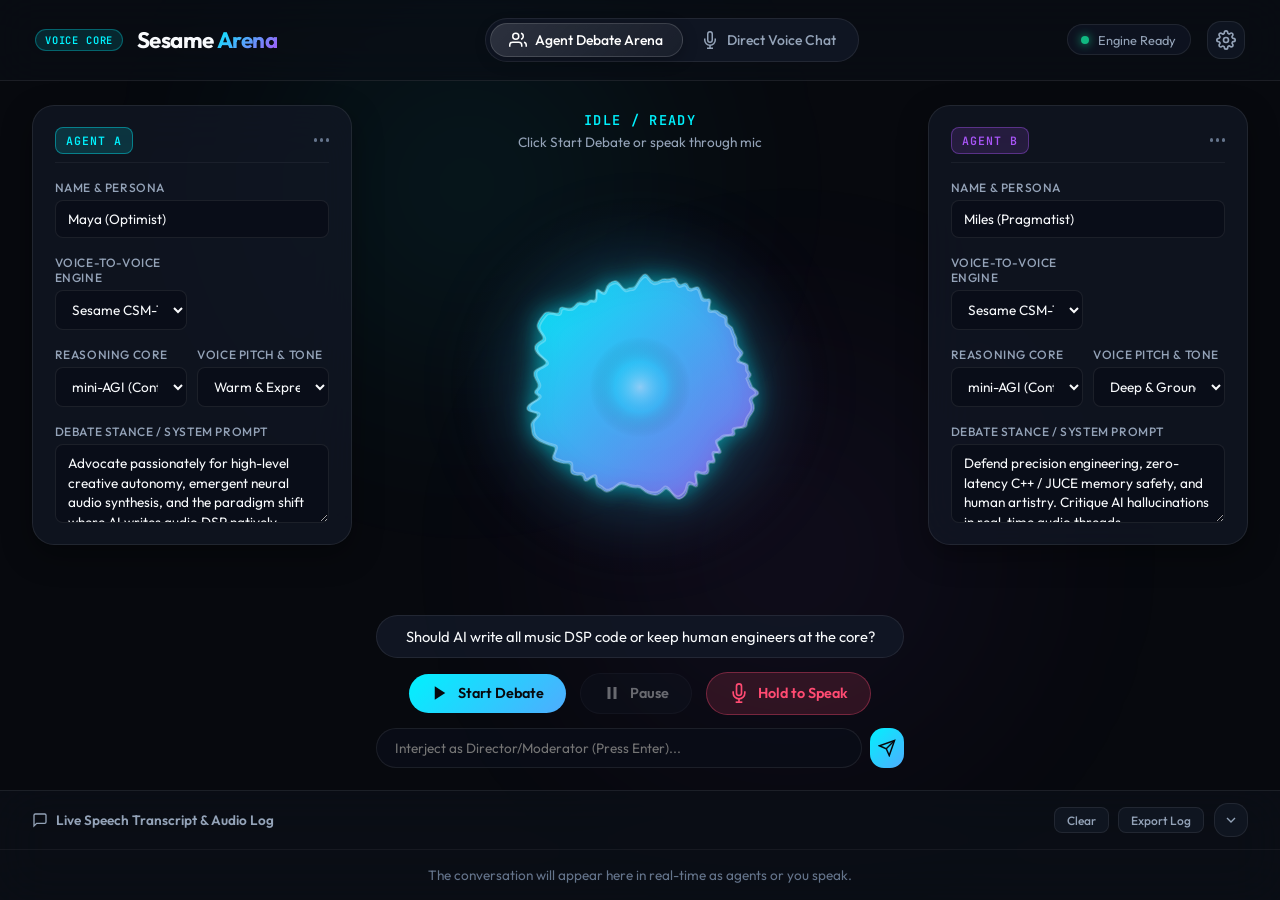
<file: VoiceChat/index.html>
<!DOCTYPE html>
<html lang="en">
<head>
  <meta charset="UTF-8">
  <meta name="viewport" content="width=device-width, initial-scale=1.0">
  <title>Sesame Voice Arena | Multi-Agent Conversational Studio</title>
  <meta name="description" content="Next-generation voice-to-voice conversational studio and multi-agent debate arena with fluid audio-reactive visualizer.">
  <link rel="preconnect" href="https://fonts.googleapis.com">
  <link rel="preconnect" href="https://fonts.gstatic.com" crossorigin>
  <link href="https://fonts.googleapis.com/css2?family=Outfit:wght@300;400;500;600;700&family=JetBrains+Mono:wght@400;500&display=swap" rel="stylesheet">
  <link rel="stylesheet" href="style.css">
</head>
<body class="dark-theme">
  <div class="background-glow ambient-glow-1"></div>
  <div class="background-glow ambient-glow-2"></div>

  <div class="app-layout">
    <!-- Top Header -->
    <header class="app-header">
      <div class="brand">
        <div class="brand-badge">VOICE CORE</div>
        <h1>Sesame <span>Arena</span></h1>
      </div>

      <!-- Mode Switcher -->
      <div class="mode-selector">
        <button id="btn-mode-debate" class="mode-btn active" data-mode="debate">
          <svg width="18" height="18" viewBox="0 0 24 24" fill="none" stroke="currentColor" stroke-width="2"><path d="M17 21v-2a4 4 0 0 0-4-4H5a4 4 0 0 0-4 4v2"/><circle cx="9" cy="7" r="4"/><path d="M23 21v-2a4 4 0 0 0-3-3.87"/><path d="M16 3.13a4 4 0 0 1 0 7.75"/></svg>
          Agent Debate Arena
        </button>
        <button id="btn-mode-direct" class="mode-btn" data-mode="direct">
          <svg width="18" height="18" viewBox="0 0 24 24" fill="none" stroke="currentColor" stroke-width="2"><path d="M12 1a3 3 0 0 0-3 3v8a3 3 0 0 0 6 0V4a3 3 0 0 0-3-3z"/><path d="M19 10v2a7 7 0 0 1-14 0v-2"/><line x1="12" y1="19" x2="12" y2="23"/><line x1="8" y1="23" x2="16" y2="23"/></svg>
          Direct Voice Chat
        </button>
      </div>

      <!-- System Status Indicators -->
      <div class="header-actions">
        <div class="status-chip" id="connection-status">
          <span class="pulse-dot active"></span>
          <span class="status-label">Engine Ready</span>
        </div>
        <button id="btn-toggle-settings" class="icon-btn" title="Engine Settings">
          <svg width="20" height="20" viewBox="0 0 24 24" fill="none" stroke="currentColor" stroke-width="2"><circle cx="12" cy="12" r="3"/><path d="M19.4 15a1.65 1.65 0 0 0 .33 1.82l.06.06a2 2 0 0 1 0 2.83 2 2 0 0 1-2.83 0l-.06-.06a1.65 1.65 0 0 0-1.82-.33 1.65 1.65 0 0 0-1 1.51V21a2 2 0 0 1-2 2 2 2 0 0 1-2-2v-.09A1.65 1.65 0 0 0 9 19.4a1.65 1.65 0 0 0-1.82.33l-.06.06a2 2 0 0 1-2.83 0 2 2 0 0 1 0-2.83l.06-.06a1.65 1.65 0 0 0 .33-1.82 1.65 1.65 0 0 0-1.51-1H3a2 2 0 0 1-2-2 2 2 0 0 1 2-2h.09A1.65 1.65 0 0 0 4.6 9a1.65 1.65 0 0 0-.33-1.82l-.06-.06a2 2 0 0 1 0-2.83 2 2 0 0 1 2.83 0l.06.06a1.65 1.65 0 0 0 1.82.33H9a1.65 1.65 0 0 0 1-1.51V3a2 2 0 0 1 2-2 2 2 0 0 1 2 2v.09a1.65 1.65 0 0 0 1 1.51 1.65 1.65 0 0 0 1.82-.33l.06-.06a2 2 0 0 1 2.83 0 2 2 0 0 1 0 2.83l-.06.06a1.65 1.65 0 0 0-.33 1.82V9a1.65 1.65 0 0 0 1.51 1H21a2 2 0 0 1 2 2 2 2 0 0 1-2 2h-.09a1.65 1.65 0 0 0-1.51 1z"/></svg>
        </button>
      </div>
    </header>

    <!-- Main Workspace -->
    <main class="arena-grid">
      <!-- Left Agent Panel (Agent A) -->
      <section class="agent-panel" id="panel-agent-a">
        <div class="agent-card">
          <div class="agent-card-header">
            <div class="agent-badge a-badge">AGENT A</div>
            <div class="speaking-indicator" id="indicator-agent-a">
              <span></span><span></span><span></span>
            </div>
          </div>

          <div class="form-group">
            <label for="agent-a-name">Name & Persona</label>
            <input type="text" id="agent-a-name" value="Maya (Optimist)" placeholder="Agent Name">
          </div>

          <div class="form-row">
            <div class="form-group">
              <label for="agent-a-voice-model">Voice-to-Voice Engine</label>
              <select id="agent-a-voice-model" class="model-select">
                <optgroup label="Native Speech-to-Speech">
                  <option value="sesame-csm-1b" selected>Sesame CSM-1B (Maya/Miles)</option>
                  <option value="kyutai-moshi">Kyutai Moshi (7B Full-Duplex)</option>
                  <option value="mini-omni-2">Mini-Omni 2 (Realtime Audio)</option>
                </optgroup>
                <optgroup label="Ultra-Fast Neural TTS">
                  <option value="kokoro-82m">Kokoro-82M (Sub-30ms Studio)</option>
                  <option value="fish-speech">Fish Speech v1.5</option>
                  <option value="web-speech">Browser Native (Low Latency)</option>
                </optgroup>
              </select>
            </div>
          </div>

          <div class="form-row">
            <div class="form-group">
              <label for="agent-a-brain-model">Reasoning Core</label>
              <select id="agent-a-brain-model" class="model-select">
                <option value="mini-agi" selected>mini-AGI (Continual MoE)</option>
                <option value="deepseek-r1">DeepSeek-R1 (Reasoning)</option>
                <option value="gemini-2.0-flash">Gemini 2.0 Flash</option>
                <option value="llama-3.2-3b">Llama 3.2 3B</option>
              </select>
            </div>
            <div class="form-group">
              <label for="agent-a-tone">Voice Pitch & Tone</label>
              <select id="agent-a-tone">
                <option value="warm">Warm & Expressive</option>
                <option value="analytical">Analytical & Direct</option>
                <option value="energetic">Energetic & Bright</option>
                <option value="deep">Deep & Grounded</option>
              </select>
            </div>
          </div>

          <div class="form-group">
            <label for="agent-a-stance">Debate Stance / System Prompt</label>
            <textarea id="agent-a-stance" rows="3" placeholder="Define Agent A's perspective and debate role...">Advocate passionately for high-level creative autonomy, emergent neural audio synthesis, and the paradigm shift where AI writes audio DSP natively.</textarea>
          </div>
        </div>
      </section>

      <!-- Center Stage: The Sesame Fluid Audio-Reactive Orb -->
      <section class="orb-stage">
        <!-- Live State Display -->
        <div class="orb-status-display">
          <div class="current-speaker-tag" id="stage-speaker-tag">IDLE / READY</div>
          <div class="subtext-status" id="stage-subtext">Click Start Debate or speak through mic</div>
        </div>

        <!-- Canvas Container -->
        <div class="canvas-wrapper">
          <canvas id="voice-orb-canvas" width="600" height="600"></canvas>
          <div class="orb-aura"></div>
        </div>

        <!-- Central Debate & Audio Controls -->
        <div class="central-controls">
          <div class="debate-setup-bar" id="debate-topic-bar">
            <input type="text" id="debate-topic" placeholder="Enter Debate Topic..." value="Should AI write all music DSP code or keep human engineers at the core?">
          </div>

          <div class="action-buttons">
            <button id="btn-start-debate" class="primary-btn glow-btn">
              <svg width="18" height="18" viewBox="0 0 24 24" fill="currentColor"><polygon points="5 3 19 12 5 21 5 3"/></svg>
              <span>Start Debate</span>
            </button>
            <button id="btn-pause-debate" class="secondary-btn" disabled>
              <svg width="18" height="18" viewBox="0 0 24 24" fill="currentColor"><rect x="6" y="4" width="4" height="16"/><rect x="14" y="4" width="4" height="16"/></svg>
              <span>Pause</span>
            </button>
            <button id="btn-hold-to-talk" class="mic-btn" title="Hold to Talk / Barge-in as Director">
              <svg width="20" height="20" viewBox="0 0 24 24" fill="none" stroke="currentColor" stroke-width="2"><path d="M12 1a3 3 0 0 0-3 3v8a3 3 0 0 0 6 0V4a3 3 0 0 0-3-3z"/><path d="M19 10v2a7 7 0 0 1-14 0v-2"/><line x1="12" y1="19" x2="12" y2="23"/><line x1="8" y1="23" x2="16" y2="23"/></svg>
              <span>Hold to Speak</span>
            </button>
          </div>

          <!-- Quick Director Interjection Bar -->
          <div class="director-input-row">
            <input type="text" id="director-prompt" placeholder="Interject as Director/Moderator (Press Enter)...">
            <button id="btn-director-send" class="icon-btn-accent" title="Send Interjection">
              <svg width="18" height="18" viewBox="0 0 24 24" fill="none" stroke="currentColor" stroke-width="2"><line x1="22" y1="2" x2="11" y2="13"/><polygon points="22 2 15 22 11 13 2 9 22 2"/></svg>
            </button>
          </div>
        </div>
      </section>

      <!-- Right Agent Panel (Agent B) -->
      <section class="agent-panel" id="panel-agent-b">
        <div class="agent-card">
          <div class="agent-card-header">
            <div class="agent-badge b-badge">AGENT B</div>
            <div class="speaking-indicator" id="indicator-agent-b">
              <span></span><span></span><span></span>
            </div>
          </div>

          <div class="form-group">
            <label for="agent-b-name">Name & Persona</label>
            <input type="text" id="agent-b-name" value="Miles (Pragmatist)" placeholder="Agent Name">
          </div>

          <div class="form-row">
            <div class="form-group">
              <label for="agent-b-voice-model">Voice-to-Voice Engine</label>
              <select id="agent-b-voice-model" class="model-select">
                <optgroup label="Native Speech-to-Speech">
                  <option value="sesame-csm-1b" selected>Sesame CSM-1B (Maya/Miles)</option>
                  <option value="kyutai-moshi">Kyutai Moshi (7B Full-Duplex)</option>
                  <option value="mini-omni-2">Mini-Omni 2 (Realtime Audio)</option>
                </optgroup>
                <optgroup label="Ultra-Fast Neural TTS">
                  <option value="kokoro-82m">Kokoro-82M (Sub-30ms Studio)</option>
                  <option value="fish-speech">Fish Speech v1.5</option>
                  <option value="web-speech">Browser Native (Low Latency)</option>
                </optgroup>
              </select>
            </div>
          </div>

          <div class="form-row">
            <div class="form-group">
              <label for="agent-b-brain-model">Reasoning Core</label>
              <select id="agent-b-brain-model" class="model-select">
                <option value="mini-agi" selected>mini-AGI (Continual MoE)</option>
                <option value="deepseek-r1">DeepSeek-R1 (Reasoning)</option>
                <option value="gemini-2.0-flash">Gemini 2.0 Flash</option>
                <option value="llama-3.2-3b">Llama 3.2 3B</option>
              </select>
            </div>
            <div class="form-group">
              <label for="agent-b-tone">Voice Pitch & Tone</label>
              <select id="agent-b-tone">
                <option value="deep" selected>Deep & Grounded</option>
                <option value="analytical">Analytical & Sharp</option>
                <option value="warm">Warm & Expressive</option>
                <option value="skeptical">Skeptical & Inquisitive</option>
              </select>
            </div>
          </div>

          <div class="form-group">
            <label for="agent-b-stance">Debate Stance / System Prompt</label>
            <textarea id="agent-b-stance" rows="3" placeholder="Define Agent B's perspective and debate role...">Defend precision engineering, zero-latency C++ / JUCE memory safety, and human artistry. Critique AI hallucinations in real-time audio threads.</textarea>
          </div>
        </div>
      </section>
    </main>

    <!-- Bottom Collapsible Real-Time Transcript & Audio Timeline -->
    <footer class="transcript-drawer" id="transcript-drawer">
      <div class="drawer-header">
        <div class="drawer-title">
          <svg width="16" height="16" viewBox="0 0 24 24" fill="none" stroke="currentColor" stroke-width="2"><path d="M21 15a2 2 0 0 1-2 2H7l-4 4V5a2 2 0 0 1 2-2h14a2 2 0 0 1 2 2z"/></svg>
          Live Speech Transcript & Audio Log
        </div>
        <div class="drawer-actions">
          <button id="btn-clear-transcript" class="small-btn">Clear</button>
          <button id="btn-export-transcript" class="small-btn">Export Log</button>
          <button id="btn-toggle-drawer" class="small-icon-btn" title="Toggle Drawer">
            <svg width="16" height="16" viewBox="0 0 24 24" fill="none" stroke="currentColor" stroke-width="2"><polyline points="6 9 12 15 18 9"/></svg>
          </button>
        </div>
      </div>
      <div class="drawer-body" id="transcript-feed">
        <div class="empty-state-hint">The conversation will appear here in real-time as agents or you speak.</div>
      </div>
    </footer>

    <!-- Settings Modal -->
    <div class="modal-backdrop" id="settings-modal" style="display: none;">
      <div class="modal-card">
        <div class="modal-header">
          <h3>Voice & Streaming Engine Settings</h3>
          <button id="btn-close-settings" class="close-btn">&times;</button>
        </div>
        <div class="modal-body">
          <div class="form-group">
            <label for="cfg-csm-url">Remote CSM / Moshi Server Endpoint (RunPod / Local)</label>
            <input type="text" id="cfg-csm-url" value="http://127.0.0.1:8765" placeholder="e.g. https://4umq0z7gnj506m-8765.proxy.runpod.net">
            <p class="field-hint">Points to your Python CSM-1B or csm.rs server running on GPU.</p>
          </div>
          <div class="form-group">
            <label for="cfg-mini-agi-url">mini-AGI Endpoint (Local or RunPod)</label>
            <input type="text" id="cfg-mini-agi-url" value="http://127.0.0.1:8080" placeholder="e.g. http://127.0.0.1:8080 or A40 pod IP">
            <p class="field-hint">Self-hosted continual MoE (no API keys required).</p>
          </div>
          <div class="form-group">
            <label for="cfg-deepseek-key">DeepSeek API Key (Optional)</label>
            <input type="password" id="cfg-deepseek-key" placeholder="sk-..." autocomplete="off">
          </div>
          <div class="form-group">
            <label for="cfg-gemini-key">Gemini / OpenRouter API Key (Optional)</label>
            <input type="password" id="cfg-gemini-key" placeholder="AIza... or sk-or-..." autocomplete="off">
          </div>
          <div class="form-row">
            <div class="form-group">
              <label for="cfg-turn-delay">Turn Gap Delay (seconds)</label>
              <input type="number" id="cfg-turn-delay" value="1.2" step="0.1" min="0.2" max="5.0">
            </div>
            <div class="form-group">
              <label for="cfg-max-turns">Max Debate Turns</label>
              <input type="number" id="cfg-max-turns" value="10" min="1" max="50">
            </div>
          </div>
          <div class="form-group">
            <label class="checkbox-label">
              <input type="checkbox" id="cfg-auto-play" checked>
              <span>Enable instant audio playback streaming</span>
            </label>
          </div>
        </div>
      </div>
    </div>
  </div>

  <!-- Scripts -->
  <script src="audio.js"></script>
  <script src="orb.js"></script>
  <script src="debate.js"></script>
  <script src="app.js"></script>
</body>
</html>
</file>
<file: VoiceChat/style.css>
/* =============================================================================
   Sesame Voice Arena - Design System & Styling
   Theme: Obsidian Dark, Neon Glassmorphism, Audio-Reactive Glows
   ============================================================================= */

:root {
  --bg-primary: #07090e;
  --bg-surface: #0d111a;
  --bg-card: rgba(18, 24, 38, 0.72);
  --bg-card-border: rgba(255, 255, 255, 0.08);
  --bg-card-hover: rgba(28, 36, 56, 0.85);

  --accent-cyan: #00f2fe;
  --accent-blue: #4facfe;
  --accent-violet: #a855f7;
  --accent-purple: #7928ca;
  --accent-amber: #f59e0b;
  --accent-rose: #ff4b72;
  --accent-emerald: #10b981;

  --agent-a-glow: rgba(0, 242, 254, 0.35);
  --agent-a-border: rgba(0, 242, 254, 0.4);
  --agent-b-glow: rgba(168, 85, 247, 0.35);
  --agent-b-border: rgba(168, 85, 247, 0.4);

  --text-primary: #f8fafc;
  --text-secondary: #94a3b8;
  --text-muted: #64748b;
  --text-highlight: #ffffff;

  --radius-sm: 8px;
  --radius-md: 14px;
  --radius-lg: 22px;
  --radius-full: 9999px;

  --transition-fast: 0.18s cubic-bezier(0.16, 1, 0.3, 1);
  --transition-normal: 0.3s cubic-bezier(0.16, 1, 0.3, 1);
  --transition-slow: 0.6s cubic-bezier(0.16, 1, 0.3, 1);
}

* {
  margin: 0;
  padding: 0;
  box-sizing: border-box;
}

body {
  font-family: 'Outfit', -apple-system, BlinkMacSystemFont, 'Segoe UI', Roboto, sans-serif;
  background-color: var(--bg-primary);
  color: var(--text-primary);
  min-height: 100vh;
  overflow-x: hidden;
  position: relative;
  -webkit-font-smoothing: antialiased;
}

/* Background Ambient Lighting */
.background-glow {
  position: fixed;
  border-radius: 50%;
  filter: blur(120px);
  pointer-events: none;
  z-index: 0;
  opacity: 0.45;
  transition: all var(--transition-slow);
}

.ambient-glow-1 {
  top: -10%;
  left: 15%;
  width: 550px;
  height: 550px;
  background: radial-gradient(circle, rgba(0, 242, 254, 0.25) 0%, rgba(79, 172, 254, 0) 70%);
}

.ambient-glow-2 {
  bottom: 5%;
  right: 15%;
  width: 600px;
  height: 600px;
  background: radial-gradient(circle, rgba(168, 85, 247, 0.22) 0%, rgba(121, 40, 202, 0) 70%);
}

.app-layout {
  position: relative;
  z-index: 1;
  display: flex;
  flex-direction: column;
  min-height: 100vh;
}

/* Header */
.app-header {
  display: flex;
  align-items: center;
  justify-content: space-between;
  padding: 1.1rem 2.2rem;
  background: rgba(10, 14, 22, 0.65);
  backdrop-filter: blur(20px);
  -webkit-backdrop-filter: blur(20px);
  border-bottom: 1px solid var(--bg-card-border);
}

.brand {
  display: flex;
  align-items: center;
  gap: 0.85rem;
}

.brand-badge {
  font-family: 'JetBrains Mono', monospace;
  font-size: 0.65rem;
  font-weight: 600;
  letter-spacing: 0.08em;
  padding: 0.2rem 0.55rem;
  border-radius: var(--radius-full);
  background: rgba(0, 242, 254, 0.12);
  color: var(--accent-cyan);
  border: 1px solid rgba(0, 242, 254, 0.3);
}

.brand h1 {
  font-size: 1.4rem;
  font-weight: 700;
  letter-spacing: -0.02em;
}

.brand h1 span {
  background: linear-gradient(135deg, var(--accent-cyan), var(--accent-violet));
  -webkit-background-clip: text;
  -webkit-text-fill-color: transparent;
}

/* Mode Switcher Pill */
.mode-selector {
  display: flex;
  background: rgba(18, 24, 38, 0.85);
  padding: 0.25rem;
  border-radius: var(--radius-full);
  border: 1px solid var(--bg-card-border);
}

.mode-btn {
  display: flex;
  align-items: center;
  gap: 0.5rem;
  padding: 0.45rem 1.15rem;
  border: none;
  background: transparent;
  color: var(--text-secondary);
  font-family: inherit;
  font-size: 0.875rem;
  font-weight: 500;
  border-radius: var(--radius-full);
  cursor: pointer;
  transition: all var(--transition-fast);
}

.mode-btn:hover {
  color: var(--text-primary);
}

.mode-btn.active {
  background: linear-gradient(135deg, rgba(255, 255, 255, 0.12), rgba(255, 255, 255, 0.04));
  color: var(--text-highlight);
  box-shadow: 0 4px 15px rgba(0, 0, 0, 0.25);
  border: 1px solid rgba(255, 255, 255, 0.14);
}

.header-actions {
  display: flex;
  align-items: center;
  gap: 1rem;
}

.status-chip {
  display: flex;
  align-items: center;
  gap: 0.55rem;
  padding: 0.4rem 0.85rem;
  background: rgba(18, 24, 38, 0.7);
  border-radius: var(--radius-full);
  border: 1px solid var(--bg-card-border);
  font-size: 0.8rem;
  color: var(--text-secondary);
}

.pulse-dot {
  width: 8px;
  height: 8px;
  border-radius: 50%;
  background: var(--text-muted);
}

.pulse-dot.active {
  background: var(--accent-emerald);
  box-shadow: 0 0 10px var(--accent-emerald);
  animation: pulse-glow 2s infinite ease-in-out;
}

@keyframes pulse-glow {
  0%, 100% { opacity: 1; transform: scale(1); }
  50% { opacity: 0.45; transform: scale(0.85); }
}

.icon-btn, .small-icon-btn, .icon-btn-accent {
  background: rgba(18, 24, 38, 0.75);
  border: 1px solid var(--bg-card-border);
  color: var(--text-secondary);
  border-radius: var(--radius-md);
  padding: 0.5rem;
  cursor: pointer;
  display: flex;
  align-items: center;
  justify-content: center;
  transition: all var(--transition-fast);
}

.icon-btn:hover, .small-icon-btn:hover {
  color: var(--text-primary);
  background: rgba(28, 36, 56, 0.9);
  border-color: rgba(255, 255, 255, 0.18);
}

.icon-btn-accent {
  background: linear-gradient(135deg, var(--accent-cyan), var(--accent-blue));
  color: #07090e;
  border: none;
}

.icon-btn-accent:hover {
  transform: translateY(-1px);
  box-shadow: 0 4px 15px rgba(0, 242, 254, 0.4);
}

/* Main Arena Grid Layout */
.arena-grid {
  flex: 1;
  display: grid;
  grid-template-columns: 320px 1fr 320px;
  gap: 1.5rem;
  padding: 1.5rem 2rem 1rem 2rem;
  max-width: 1700px;
  margin: 0 auto;
  width: 100%;
}

/* Agent Sidebar Panels */
.agent-panel {
  display: flex;
  flex-direction: column;
}

.agent-card {
  background: var(--bg-card);
  backdrop-filter: blur(25px);
  -webkit-backdrop-filter: blur(25px);
  border: 1px solid var(--bg-card-border);
  border-radius: var(--radius-lg);
  padding: 1.35rem;
  display: flex;
  flex-direction: column;
  gap: 1.05rem;
  transition: all var(--transition-normal);
  box-shadow: 0 10px 30px rgba(0, 0, 0, 0.35);
}

#panel-agent-a .agent-card.speaking {
  border-color: var(--agent-a-border);
  box-shadow: 0 0 35px var(--agent-a-glow);
}

#panel-agent-b .agent-card.speaking {
  border-color: var(--agent-b-border);
  box-shadow: 0 0 35px var(--agent-b-glow);
}

.agent-card-header {
  display: flex;
  align-items: center;
  justify-content: space-between;
  padding-bottom: 0.5rem;
  border-bottom: 1px solid rgba(255, 255, 255, 0.05);
}

.agent-badge {
  font-family: 'JetBrains Mono', monospace;
  font-size: 0.72rem;
  font-weight: 600;
  letter-spacing: 0.08em;
  padding: 0.3rem 0.65rem;
  border-radius: var(--radius-sm);
}

.a-badge {
  background: rgba(0, 242, 254, 0.15);
  color: var(--accent-cyan);
  border: 1px solid rgba(0, 242, 254, 0.4);
}

.b-badge {
  background: rgba(168, 85, 247, 0.15);
  color: var(--accent-violet);
  border: 1px solid rgba(168, 85, 247, 0.4);
}

/* Wave Speaking Indicators */
.speaking-indicator {
  display: flex;
  align-items: center;
  gap: 3px;
  height: 18px;
}

.speaking-indicator span {
  width: 3px;
  height: 4px;
  border-radius: var(--radius-full);
  background: var(--text-muted);
  transition: all var(--transition-fast);
}

.speaking .speaking-indicator span {
  animation: wave-bar 1.2s infinite ease-in-out;
}

#panel-agent-a .speaking .speaking-indicator span {
  background: var(--accent-cyan);
}

#panel-agent-b .speaking .speaking-indicator span {
  background: var(--accent-violet);
}

.speaking-indicator span:nth-child(2) { animation-delay: 0.2s; }
.speaking-indicator span:nth-child(3) { animation-delay: 0.4s; }

@keyframes wave-bar {
  0%, 100% { height: 4px; }
  50% { height: 16px; }
}

/* Form Controls */
.form-group {
  display: flex;
  flex-direction: column;
  gap: 0.35rem;
}

.form-row {
  display: grid;
  grid-template-columns: 1fr 1fr;
  gap: 0.65rem;
}

label {
  font-size: 0.75rem;
  font-weight: 500;
  color: var(--text-secondary);
  text-transform: uppercase;
  letter-spacing: 0.05em;
}

input[type="text"],
input[type="number"],
select,
textarea {
  width: 100%;
  background: rgba(10, 14, 24, 0.85);
  border: 1px solid var(--bg-card-border);
  color: var(--text-primary);
  border-radius: var(--radius-sm);
  padding: 0.55rem 0.75rem;
  font-family: inherit;
  font-size: 0.85rem;
  transition: all var(--transition-fast);
}

input[type="text"]:focus,
input[type="number"]:focus,
select:focus,
textarea:focus {
  outline: none;
  border-color: rgba(0, 242, 254, 0.6);
  box-shadow: 0 0 15px rgba(0, 242, 254, 0.2);
}

textarea {
  resize: vertical;
  line-height: 1.45;
}

/* Center Stage: The Sesame Fluid Audio-Reactive Orb */
.orb-stage {
  display: flex;
  flex-direction: column;
  align-items: center;
  justify-content: center;
  position: relative;
}

.orb-status-display {
  text-align: center;
  margin-bottom: 0.5rem;
  z-index: 2;
}

.current-speaker-tag {
  font-family: 'JetBrains Mono', monospace;
  font-size: 0.85rem;
  font-weight: 600;
  letter-spacing: 0.1em;
  color: var(--accent-cyan);
  text-transform: uppercase;
  transition: color var(--transition-normal);
}

.subtext-status {
  font-size: 0.85rem;
  color: var(--text-secondary);
  margin-top: 0.25rem;
}

/* Canvas Wrapper */
.canvas-wrapper {
  position: relative;
  width: 440px;
  height: 440px;
  display: flex;
  align-items: center;
  justify-content: center;
  margin: 0.5rem 0;
}

#voice-orb-canvas {
  width: 100%;
  height: 100%;
  display: block;
  z-index: 2;
  cursor: pointer;
}

.orb-aura {
  position: absolute;
  width: 320px;
  height: 320px;
  border-radius: 50%;
  background: radial-gradient(circle, rgba(0, 242, 254, 0.18) 0%, rgba(168, 85, 247, 0.08) 50%, transparent 75%);
  filter: blur(40px);
  z-index: 1;
  pointer-events: none;
  transition: all var(--transition-normal);
}

/* Central Controls */
.central-controls {
  width: 100%;
  max-width: 600px;
  display: flex;
  flex-direction: column;
  gap: 0.85rem;
  z-index: 2;
}

.debate-setup-bar input {
  text-align: center;
  font-size: 0.92rem;
  padding: 0.7rem 1rem;
  border-radius: var(--radius-full);
  background: rgba(18, 24, 38, 0.85);
  border: 1px solid var(--bg-card-border);
}

.action-buttons {
  display: flex;
  align-items: center;
  justify-content: center;
  gap: 0.85rem;
}

.primary-btn, .secondary-btn, .mic-btn {
  display: flex;
  align-items: center;
  justify-content: center;
  gap: 0.55rem;
  padding: 0.65rem 1.4rem;
  font-family: inherit;
  font-size: 0.9rem;
  font-weight: 600;
  border-radius: var(--radius-full);
  cursor: pointer;
  border: none;
  transition: all var(--transition-fast);
}

.primary-btn {
  background: linear-gradient(135deg, var(--accent-cyan), var(--accent-blue));
  color: #07090e;
}

.primary-btn:hover {
  transform: translateY(-2px);
  box-shadow: 0 8px 25px rgba(0, 242, 254, 0.45);
}

.secondary-btn {
  background: rgba(18, 24, 38, 0.85);
  color: var(--text-primary);
  border: 1px solid var(--bg-card-border);
}

.secondary-btn:hover:not(:disabled) {
  background: rgba(28, 36, 56, 0.9);
}

.secondary-btn:disabled {
  opacity: 0.4;
  cursor: not-allowed;
}

.mic-btn {
  background: rgba(255, 75, 114, 0.15);
  color: var(--accent-rose);
  border: 1px solid rgba(255, 75, 114, 0.35);
}

.mic-btn:hover, .mic-btn.active {
  background: var(--accent-rose);
  color: #fff;
  box-shadow: 0 0 25px rgba(255, 75, 114, 0.6);
  transform: scale(1.03);
}

.director-input-row {
  display: flex;
  gap: 0.5rem;
}

.director-input-row input {
  border-radius: var(--radius-full);
  padding: 0.6rem 1.1rem;
}

/* Transcript Drawer */
.transcript-drawer {
  background: rgba(11, 15, 23, 0.85);
  backdrop-filter: blur(25px);
  -webkit-backdrop-filter: blur(25px);
  border-top: 1px solid var(--bg-card-border);
  transition: height var(--transition-normal);
  max-height: 250px;
  display: flex;
  flex-direction: column;
}

.drawer-header {
  display: flex;
  align-items: center;
  justify-content: space-between;
  padding: 0.75rem 2rem;
  border-bottom: 1px solid rgba(255, 255, 255, 0.05);
}

.drawer-title {
  display: flex;
  align-items: center;
  gap: 0.5rem;
  font-size: 0.85rem;
  font-weight: 600;
  color: var(--text-secondary);
}

.drawer-actions {
  display: flex;
  align-items: center;
  gap: 0.6rem;
}

.small-btn {
  padding: 0.3rem 0.75rem;
  font-family: inherit;
  font-size: 0.75rem;
  font-weight: 500;
  border-radius: var(--radius-sm);
  background: rgba(18, 24, 38, 0.75);
  border: 1px solid var(--bg-card-border);
  color: var(--text-secondary);
  cursor: pointer;
  transition: all var(--transition-fast);
}

.small-btn:hover {
  color: var(--text-primary);
  background: rgba(28, 36, 56, 0.9);
}

.drawer-body {
  flex: 1;
  overflow-y: auto;
  padding: 1rem 2rem;
  display: flex;
  flex-direction: column;
  gap: 0.75rem;
}

.empty-state-hint {
  color: var(--text-muted);
  font-size: 0.85rem;
  text-align: center;
  margin: auto;
}

/* Transcript Turn Item */
.transcript-turn {
  display: flex;
  flex-direction: column;
  gap: 0.3rem;
  padding: 0.75rem 1rem;
  border-radius: var(--radius-md);
  background: rgba(18, 24, 38, 0.45);
  border-left: 3px solid transparent;
  animation: slide-in 0.25s ease-out;
}

@keyframes slide-in {
  from { opacity: 0; transform: translateY(6px); }
  to { opacity: 1; transform: translateY(0); }
}

.transcript-turn.turn-a {
  border-left-color: var(--accent-cyan);
}

.transcript-turn.turn-b {
  border-left-color: var(--accent-violet);
}

.transcript-turn.turn-director {
  border-left-color: var(--accent-rose);
  background: rgba(255, 75, 114, 0.08);
}

.turn-header {
  display: flex;
  align-items: center;
  justify-content: space-between;
}

.turn-speaker {
  font-size: 0.8rem;
  font-weight: 600;
}

.turn-a .turn-speaker { color: var(--accent-cyan); }
.turn-b .turn-speaker { color: var(--accent-violet); }
.turn-director .turn-speaker { color: var(--accent-rose); }

.turn-time {
  font-size: 0.72rem;
  color: var(--text-muted);
  font-family: 'JetBrains Mono', monospace;
}

.turn-text {
  font-size: 0.88rem;
  line-height: 1.5;
  color: var(--text-primary);
}

/* Settings Modal */
.modal-backdrop {
  position: fixed;
  inset: 0;
  background: rgba(4, 6, 10, 0.75);
  backdrop-filter: blur(10px);
  -webkit-backdrop-filter: blur(10px);
  display: flex;
  align-items: center;
  justify-content: center;
  z-index: 100;
  animation: fade-in 0.2s ease-out;
}

@keyframes fade-in {
  from { opacity: 0; }
  to { opacity: 1; }
}

.modal-card {
  width: 100%;
  max-width: 540px;
  background: var(--bg-surface);
  border: 1px solid var(--bg-card-border);
  border-radius: var(--radius-lg);
  padding: 1.8rem;
  box-shadow: 0 25px 60px rgba(0, 0, 0, 0.6);
}

.modal-header {
  display: flex;
  align-items: center;
  justify-content: space-between;
  margin-bottom: 1.5rem;
}

.modal-header h3 {
  font-size: 1.15rem;
  font-weight: 600;
}

.close-btn {
  background: none;
  border: none;
  font-size: 1.6rem;
  color: var(--text-secondary);
  cursor: pointer;
}

.close-btn:hover {
  color: var(--text-primary);
}

.field-hint {
  font-size: 0.75rem;
  color: var(--text-muted);
  margin-top: 0.2rem;
}

.checkbox-label {
  display: flex;
  align-items: center;
  gap: 0.6rem;
  font-size: 0.85rem;
  color: var(--text-primary);
  cursor: pointer;
}

/* Responsive adjustments */
@media (max-width: 1200px) {
  .arena-grid {
    grid-template-columns: 280px 1fr 280px;
    gap: 1rem;
    padding: 1rem;
  }
  .canvas-wrapper {
    width: 360px;
    height: 360px;
  }
}

@media (max-width: 900px) {
  .arena-grid {
    grid-template-columns: 1fr;
    gap: 1.5rem;
  }
  .canvas-wrapper {
    width: 320px;
    height: 320px;
  }
}
</file>
